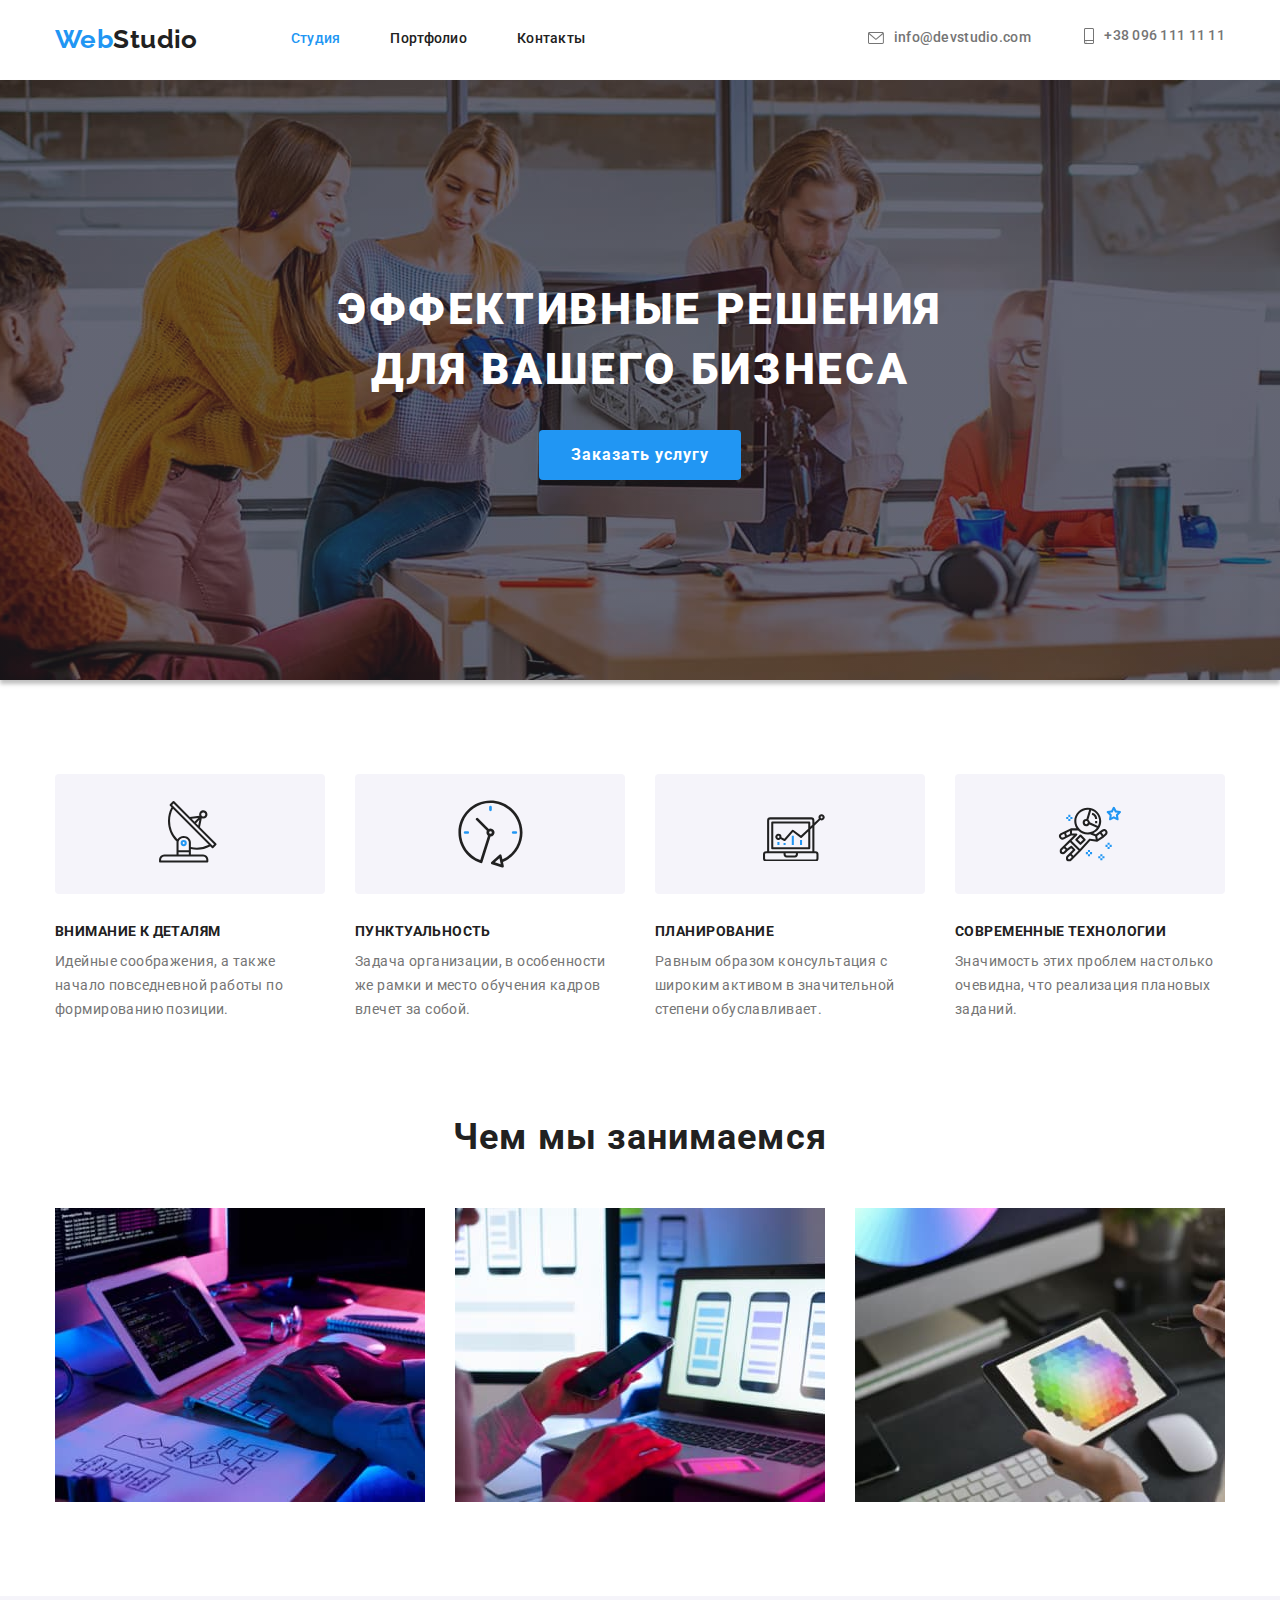
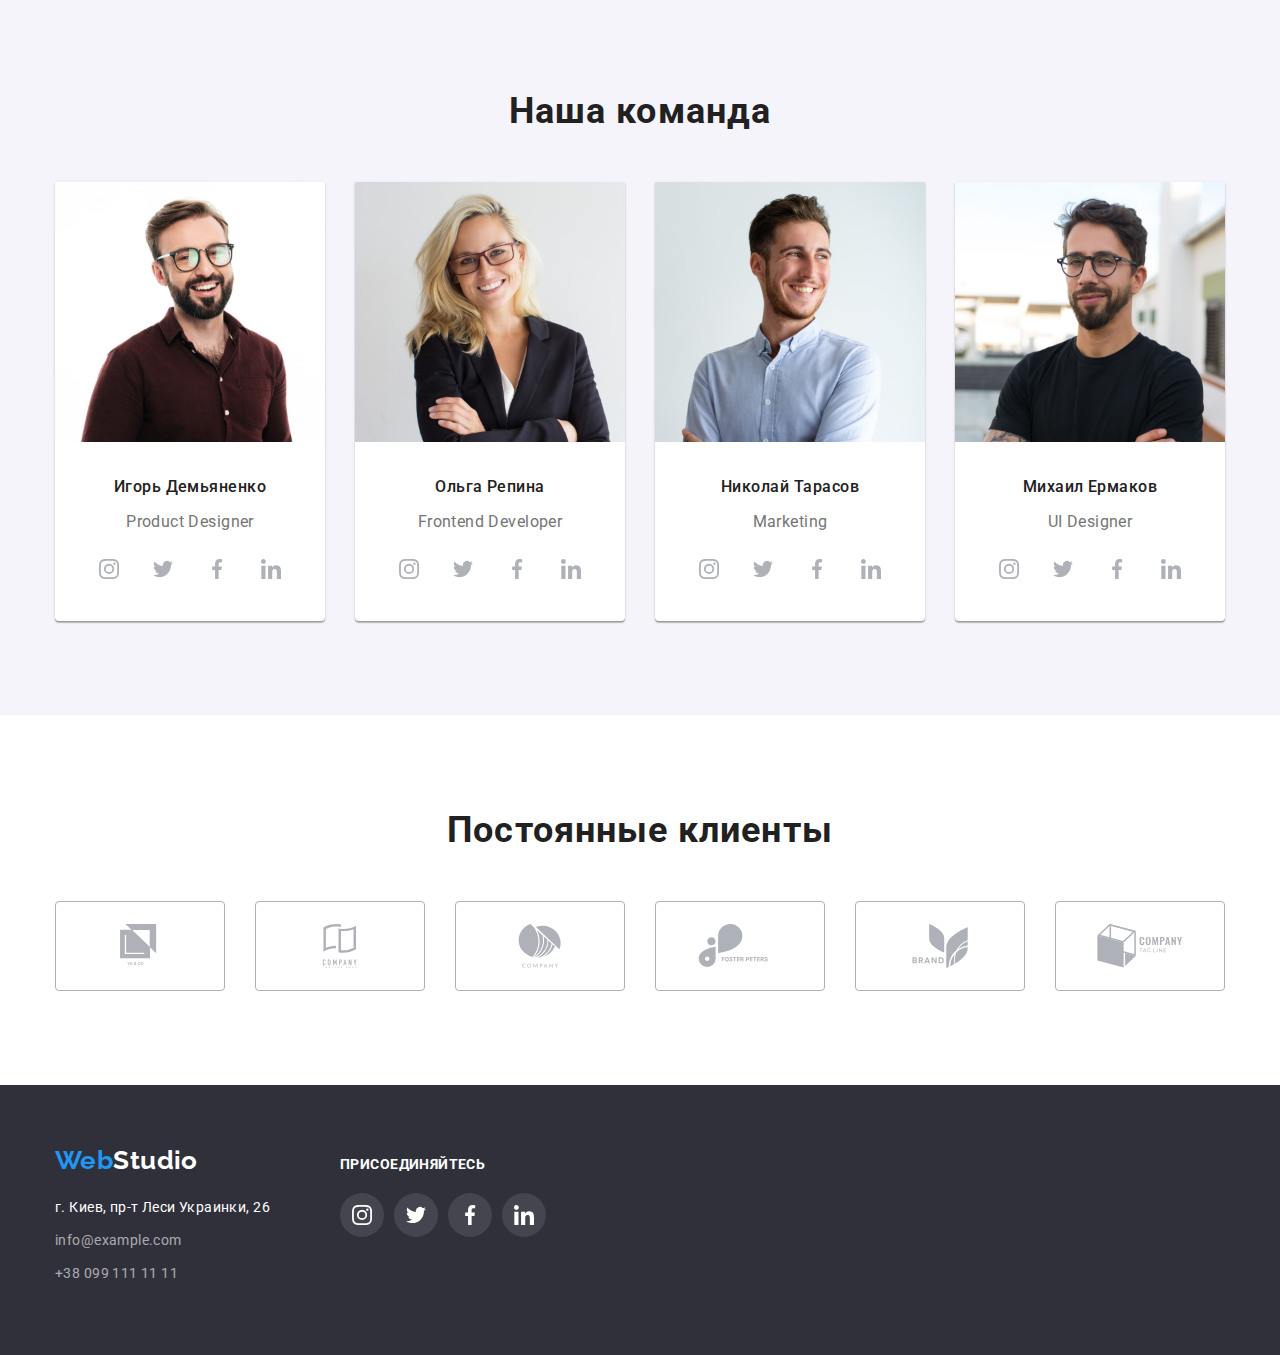
<file: index.html>
<!DOCTYPE html>
<html lang="ru">
<head>
    <meta charset="UTF-8">
    <meta http-equiv="X-UA-Compatible" content="IE=edge">
    <meta name="viewport" content="width=device-width, initial-scale=1.0">
    <title>Студия</title>    
    <link href="https://fonts.googleapis.com/css2?family=Raleway:wght@700&family=Roboto:wght@400;500;700;900&display=swap"
        rel="stylesheet">

    <link rel="stylesheet" href="https://cdnjs.cloudflare.com/ajax/libs/modern-normalize/1.0.0/modern-normalize.min.css">
    <link rel="stylesheet" href="./css/slyles.css">
</head>
<body>
    <!-- Шапка сайта -->
    <header class="header">

        <div class="container header-page">
            <nav class="heder-nav">
                <a class="logo nav-link" href="./index.html">Web<span class="logo-end">Studio</span></a>
                
                <ul class="site-nav">
                    <li class="nav-item">
                        <a href="./index.html" class="nav-link current">Студия</a>
                    </li>

                    <li class="nav-item">
                        <a href="./html/portfolio.html" class="nav-link">Портфолио</a>
                    </li>
                    
                    <li class="nav-item">
                        <a href="" class="nav-link">Контакты</a>
                    </li>
                </ul>
            </nav>

            <ul class="header-contact">
                <li class="contact-item">
                    <a href="mailto:info@devstudio.com" class="nav-link"  target="_blank" rel="noopener noreferrer">
                            <svg class="icon envelope">
                                <use href="./images/sprite.svg#icon-envelope"></use>
                            </svg>
                        info@devstudio.com</a>
                </li>

                <li class="contact-item">
                    <a href="tel:+380961111111" class="nav-link">
                        <svg class="icon phone">
                            <use href="./images/sprite.svg#icon-phone"></use>
                        </svg>                        
                    +38 096 111 11 11</a>
                </li>
            </ul>            
        </div>

    </header>
    <!-- Основная часть -->
    <main>
        <!-- Герой -->
        <section class="hero">

            <div class="container">
                <h1 class="hero-title">эффективные решения для вашего бизнеса</h1>
                <button type="button" class="hero-button">Заказать услугу</button>
            </div>

        </section>
        <!-- Наши преимущества -->
        <section class="advantages">
            <div class="container">
                <!-- Скрыть название секции -->
                <h2 class="title-section  no-title">Наши преимущества</h2>
                <ul class="advantages-list">

                    <li class="advantages-item">
                        <div class="advantages-icons">
                            <svg class="antenna">
                                <use href="./images/sprite.svg#icon-antenna"></use>
                            </svg>
                        </div>
                        <h3 class="advantages-title">Внимание к деталям</h3>
                        <p>Идейные соображения, а также начало повседневной работы по формированию позиции.</p>
                    </li>   

                    <li class="advantages-item">
                        <div class="advantages-icons">
                            <svg class="clock">
                                <use href="./images/sprite.svg#icon-clock"></use>
                            </svg>
                        </div>
                        <h3 class="advantages-title">Пунктуальность</h3>
                        <p>Задача организации, в особенности же рамки и место обучения кадров влечет за собой.</p>
                    </li>  

                    <li class="advantages-item">
                        <div class="advantages-icons">
                            <svg class="diagram">
                                <use href="./images/sprite.svg#icon-diagram"></use>
                            </svg>
                        </div>
                        <h3 class="advantages-title">Планирование</h3>
                        <p>Равным образом консультация с широким активом в значительной степени обуславливает.</p>
                    </li>  

                    <li class="advantages-item">
                        <div class="advantages-icons">
                            <svg class="astronaut">
                                <use href="./images/sprite.svg#icon-astronaut"></use>
                            </svg>
                        </div>
                        <h3 class="advantages-title">Современные технологии</h3>
                        <p>Значимость этих проблем настолько очевидна, что реализация плановых заданий.</p>
                    </li>                    
                </ul>
            </div>
        </section>
        <!-- Чем мы занимаемся -->
        <section class="activity">
            <div class="container">
                <h2 class="title-section">Чем мы занимаемся</h2>

                <ul class="activity-list">
                    <li class="activity-item">
                        <img class="activity-img" src="./images/main/box1.jpg" alt="Создание интелектуальных продуктов">
                    </li>
                    <li class="activity-item">

                        <img class="activity-img" src="./images/main/box2.jpg" alt="Адаптация для всех устройств">
                    </li>

                    <li class="activity-item">
                        <img class="activity-img" src="./images/main/box3.jpg" alt="Продвижение сайтов">
                    </li>
                </ul>
                
            </div>
        </section>
        <!-- Наша команда -->
        <section class="team">
            <div class="container">
                <h2 class="title-section">Наша команда</h2>
                <ul class="team-list">

                    <li class="team-item">
                        <img class="team-img" src="./images/main/demyanenko.jpg" alt="Игорь Демьяненко" width="270" height="auto">
                        <h3 class="team-title">Игорь Демьяненко</h3>
                        <p class="team-text" lang="en">Product Designer</p>

                        <ul class="social-icons">
                            <li class="social-icons-item">
                                <a href="" class="social-icons-link" target="_blank" rel="noopener noreferrer">
                                    <svg class="icon">
                                        <use href="./images/sprite.svg#icon-instagram"></use>
                                    </svg>
                                </a>
                            </li>
                            <li class="social-icons-item">
                                <a href="" class="social-icons-link" target="_blank" rel="noopener noreferrer">
                                    <svg class="icon">
                                        <use href="./images/sprite.svg#icon-twitter"></use>
                                    </svg>
                                </a>
                            </li>
                            <li class="social-icons-item">
                                <a href="" class="social-icons-link" target="_blank" rel="noopener noreferrer">
                                    <svg class="icon">
                                        <use href="./images/sprite.svg#icon-facebook"></use>
                                    </svg>
                                </a>
                            </li>
                            <li class="social-icons-item">
                                <a href="" class="social-icons-link" target="_blank" rel="noopener noreferrer">
                                    <svg class="icon">
                                        <use href="./images/sprite.svg#icon-linkedin"></use>
                                    </svg>
                                </a>
                            </li>
                        </ul>

                    </li>

                    <li class="team-item">
                        <img class="team-img" class="team-img" src="./images/main/repina.jpg" alt="Ольга Репина" width="270" height="auto">
                        <h3 class="team-title">Ольга Репина</h3>
                        <p class="team-text" lang="en">Frontend Developer</p>
                        
                        <ul class="social-icons">
                            <li class="social-icons-item">
                                <a href="" class="social-icons-link" target="_blank" rel="noopener noreferrer">
                                    <svg class="icon">
                                        <use href="./images/sprite.svg#icon-instagram"></use>
                                    </svg>
                                </a>
                            </li>
                            <li class="social-icons-item">
                                <a href="" class="social-icons-link" target="_blank" rel="noopener noreferrer">
                                    <svg class="icon">
                                        <use href="./images/sprite.svg#icon-twitter"></use>
                                    </svg>
                                </a>
                            </li>
                            <li class="social-icons-item">
                                <a href="" class="social-icons-link" target="_blank" rel="noopener noreferrer">
                                    <svg class="icon">
                                        <use href="./images/sprite.svg#icon-facebook"></use>
                                    </svg>
                                </a>
                            </li>
                            <li class="social-icons-item">
                                <a href="" class="social-icons-link" target="_blank" rel="noopener noreferrer">
                                    <svg class="icon">
                                        <use href="./images/sprite.svg#icon-linkedin"></use>
                                    </svg>
                                </a>
                            </li>
                        </ul>

                    </li>

                    <li class="team-item">
                        <img class="team-img" class="team-img" src="./images/main/tarasov.jpg" alt="Николай Тарасов" width="270" height="auto">
                        <h3 class="team-title">Николай Тарасов</h3>
                        <p class="team-text" lang="en">Marketing</p>

                        <ul class="social-icons">
                            <li class="social-icons-item">
                                <a href="" class="social-icons-link" target="_blank" rel="noopener noreferrer">
                                    <svg class="icon">
                                        <use href="./images/sprite.svg#icon-instagram"></use>
                                    </svg>
                                </a>
                            </li>
                            <li class="social-icons-item">
                                <a href="" class="social-icons-link" target="_blank" rel="noopener noreferrer">
                                    <svg class="icon">
                                        <use href="./images/sprite.svg#icon-twitter"></use>
                                    </svg>
                                </a>
                            </li>
                            <li class="social-icons-item">
                                <a href="" class="social-icons-link" target="_blank" rel="noopener noreferrer">
                                    <svg class="icon">
                                        <use href="./images/sprite.svg#icon-facebook"></use>
                                    </svg>
                                </a>
                            </li>
                            <li class="social-icons-item">
                                <a href="" class="social-icons-link" target="_blank" rel="noopener noreferrer">
                                    <svg class="icon">
                                        <use href="./images/sprite.svg#icon-linkedin"></use>
                                    </svg>
                                </a>
                            </li>
                        </ul>

                    </li>

                    <li class="team-item">
                        <img class="team-img" class="team-img" src="./images/main/ermakov.jpg" alt="Михаил Ермаков" width="270" height="auto">
                        <h3 class="team-title">Михаил Ермаков</h3>
                        <p class="team-text" lang="en">UI Designer</p>

                        <ul class="social-icons">
                            <li class="social-icons-item">
                                <a href="" class="social-icons-link" target="_blank" rel="noopener noreferrer">
                                    <svg class="icon">
                                        <use href="./images/sprite.svg#icon-instagram"></use>
                                    </svg>
                                </a>
                            </li>
                            <li class="social-icons-item">
                                <a href="" class="social-icons-link" target="_blank" rel="noopener noreferrer">
                                    <svg class="icon">
                                        <use href="./images/sprite.svg#icon-twitter"></use>
                                    </svg>
                                </a>
                            </li>
                            <li class="social-icons-item">
                                <a href="" class="social-icons-link" target="_blank" rel="noopener noreferrer">
                                    <svg class="icon">
                                        <use href="./images/sprite.svg#icon-facebook"></use>
                                    </svg>
                                </a>
                            </li>
                            <li class="social-icons-item">
                                <a href="" class="social-icons-link" target="_blank" rel="noopener noreferrer">
                                    <svg class="icon">
                                        <use href="./images/sprite.svg#icon-linkedin"></use>
                                    </svg>
                                </a>
                            </li>
                        </ul>

                    </li>

                </ul>
            </div>
        </section>
        <!-- Постоянные клиенты -->
        <section class="clients">
            <div class="container">
                <h2 class="title-section">Постоянные клиенты</h2>

                <ul class="clients-list">
                    <li class="clients-item">
                        <a href="" class="clients-link" target="_blank" rel="noopener noreferrer">
                            <svg class="clients-icons">
                                <use href="./images/sprite.svg#icon-logo-1"></use>
                            </svg>
                        </a>
                    </li>

                    <li class="clients-item">
                        <a href="" class="clients-link" target="_blank" rel="noopener noreferrer">
                            <svg class="clients-icons">
                                <use href="./images/sprite.svg#icon-logo-2"></use>
                            </svg>
                        </a>
                    </li>

                    <li class="clients-item">
                        <a href="" class="clients-link" target="_blank" rel="noopener noreferrer">
                            <svg class="clients-icons">
                                <use href="./images/sprite.svg#icon-logo-3"></use>
                            </svg>
                        </a>
                    </li>

                    <li class="clients-item">
                        <a href="" class="clients-link" target="_blank" rel="noopener noreferrer">
                            <svg class="clients-icons">
                                <use href="./images/sprite.svg#icon-logo-4"></use>
                            </svg>
                        </a>
                    </li>

                    <li class="clients-item">
                        <a href="" class="clients-link">
                            <svg class="clients-icons" target="_blank" rel="noopener noreferrer">
                                <use href="./images/sprite.svg#icon-logo-5"></use>
                            </svg>
                        </a>
                    </li>

                    <li class="clients-item">
                        <a href="" class="clients-link" target="_blank" rel="noopener noreferrer">
                            <svg class="clients-icons">
                                <use href="./images/sprite.svg#icon-logo-6"></use>
                            </svg>
                        </a>
                    </li>
                </ul>

            </div>
        </section>
    </main>
    <!-- Подвал -->
    <footer class="footer">
        <div class="container footer-page">
            <div class="footer-block">
                <a class="logo link" href="./index.html">Web<span class="logo-footer">Studio</span></a>
                <address class="footer-adress">г. Киев, пр-т Леси Украинки, 26</address>
                <ul class="footer-contact list">
                    <li><a href="mailto:info@example.com" class="link">info@example.com</a></li>
                    <li><a href="tel:+380991111111" class="link">+38 099 111 11 11</a></li>
                </ul>
            </div>
            <div class="footer-social">
                <h3 class="footer-title">присоединяйтесь</h3>
                <ul class="social-icons accent">
                    <li class="social-icons-item accent">
                        <a href="" class="social-icons-link accent" target="_blank" rel="noopener noreferrer">
                            <svg class="icon">
                                <use href="./images/sprite.svg#icon-instagram"></use>
                            </svg>
                        </a>
                    </li>
                    <li class="social-icons-item accent">
                        <a href="" class="social-icons-link accent" target="_blank" rel="noopener noreferrer">
                            <svg class="icon">
                                <use href="./images/sprite.svg#icon-twitter"></use>
                            </svg>
                        </a>
                    </li>
                    <li class="social-icons-item accent">
                        <a href="" class="social-icons-link accent" target="_blank" rel="noopener noreferrer">
                            <svg class="icon">
                                <use href="./images/sprite.svg#icon-facebook"></use>
                            </svg>
                        </a>
                    </li>
                    <li class="social-icons-item accent">
                        <a href="" class="social-icons-link accent" target="_blank" rel="noopener noreferrer">
                            <svg class="icon">
                                <use href="./images/sprite.svg#icon-linkedin"></use>
                            </svg>
                        </a>
                    </li>
                </ul>
            </div>
        </div>
    </footer>
</body>
</html>
</file>
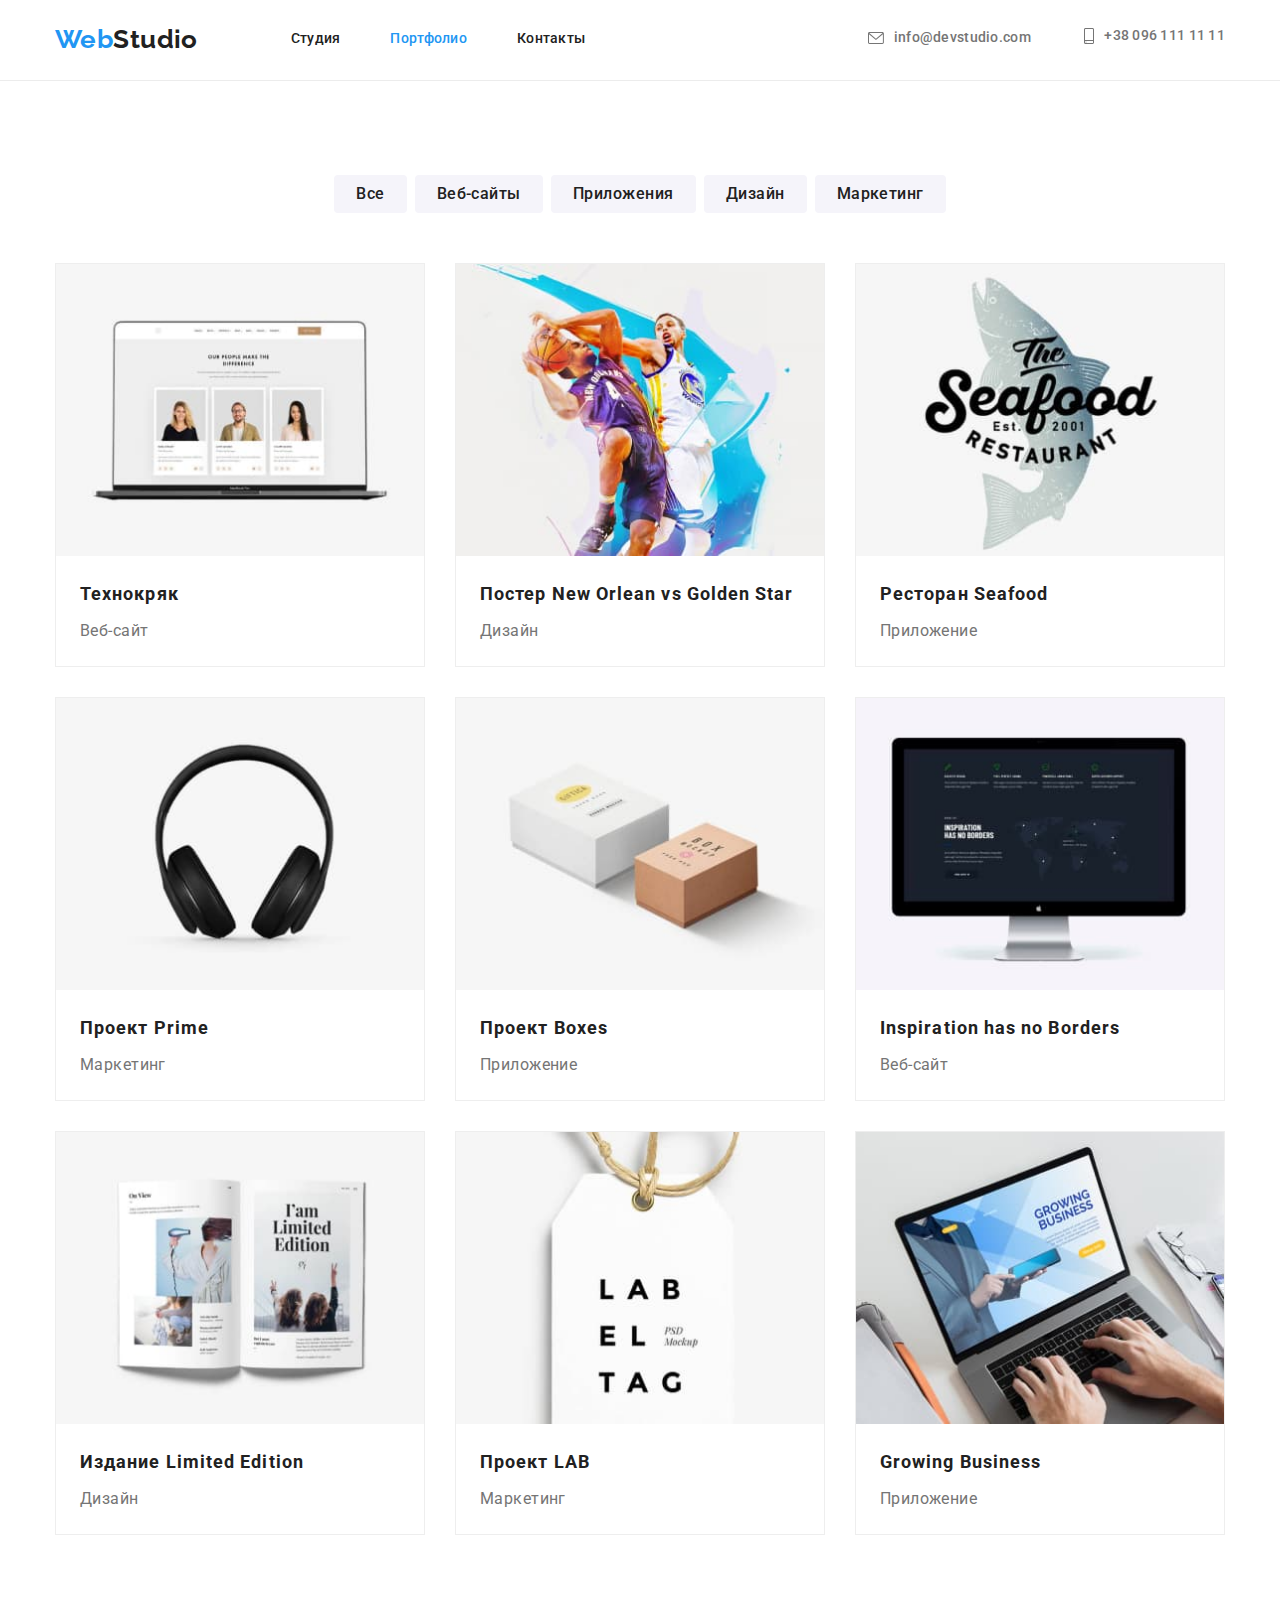
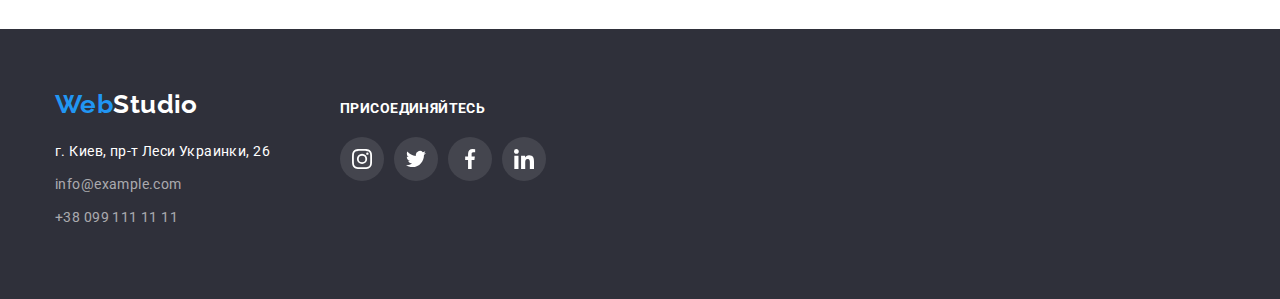
<file: html/portfolio.html>
<!DOCTYPE html>
<html lang="ru">

<head>
    <meta charset="UTF-8">
    <meta http-equiv="X-UA-Compatible" content="IE=edge">
    <meta name="viewport" content="width=device-width, initial-scale=1.0">
    <title>Портфолио</title>
    <link rel="preconnect" href="https://fonts.gstatic.com">
    <link href="https://fonts.googleapis.com/css2?family=Raleway:wght@700&family=Roboto:wght@400;500;700;900&display=swap" rel="stylesheet">
    <link rel="stylesheet" href="https://cdnjs.cloudflare.com/ajax/libs/modern-normalize/1.0.0/modern-normalize.min.css">
    <link rel="stylesheet" href="../css/slyles.css">
</head>

<body>
    <!-- Шапка страницы Портфолио -->
    <header class="header page-portfolio">
    
        <div class="container header-page">
            <nav class="heder-nav">
                <a class="logo nav-link" href="../index.html">Web<span class="logo-end">Studio</span></a>
    
                <ul class="site-nav">
                    <li class="nav-item">
                        <a href="../index.html" class="nav-link">Студия</a>
                    </li>
    
                    <li class="nav-item">
                        <a href="./html/portfolio.html" class="nav-link current">Портфолио</a>
                    </li>
    
                    <li class="nav-item">
                        <a href="" class="nav-link">Контакты</a>
                    </li>
                </ul>
            </nav>
    
            <ul class="header-contact">
                <li class="contact-item">
                    <a href="mailto:info@devstudio.com" class="nav-link" target="_blank" rel="noopener noreferrer">
                        <svg class="icon envelope">
                            <use href="../images/sprite.svg#icon-envelope"></use>
                        </svg>
                        info@devstudio.com</a>
                </li>
    
                <li class="contact-item">
                    <a href="tel:+380961111111" class="nav-link">
                        <svg class="icon phone">
                            <use href="../images/sprite.svg#icon-phone"></use>
                        </svg>
                        +38 096 111 11 11</a>
                </li>
            </ul>
        </div>
    
    </header>

        <!-- Основная часть страницы Портфолио-->
    <main>
        <!-- Группы примеров работ -->
        <section class="example">
            <div class="container">
                <!-- Название секции скрыть -->
                <h1 class="title-section no-title">Фильтр примеров работ и ссылки</h1>
                <ul class="example-filter">
                    <li class="example-item">
                        <button class="example-button" type="button">Все</button>
                    </li>
                    <li class="example-item"><button class="example-button" type="button">Веб-сайты</button></li>
                    <li class="example-item"><button class="example-button" type="button">Приложения</button></li>
                    <li class="example-item"><button class="example-button" type="button">Дизайн</button></li>
                    <li class="example-item"><button class="example-button" type="button">Маркетинг</button></li>
                </ul>

                <ul class="work-list">
                    <li class="work-item">                        
                        <img class="work-img" src="../images/portfolio/technokryak.jpg" alt="Технокряк">
                        <p class="work-text">Технокряк</p>
                        <a class="work-link" href="" target="_blank" rel="noopener noreferrer">Веб-сайт</a>                        
                    </li>

                    <li class="work-item">
                        <img class="work-img" src="../images/portfolio/new_orlean_golden_star.jpg" alt="Постер New Orlean vs Golden Star">
                        <p class="work-text">Постер New Orlean vs Golden Star</p>
                        <a class="work-link" href="" target="_blank" rel="noopener noreferrer">Дизайн</a>
                    </li>

                    <li class="work-item">                        
                        <img class="work-img" src="../images/portfolio/seafood_restaurant.jpg" alt="Ресторан Seafood">
                        <p class="work-text">Ресторан Seafood</p>
                        <a class="work-link target="_blank" rel="noopener noreferrer"" href="">Приложение</a>
                    </li>

                    <li class="work-item">                        
                        <img class="work-img" src="../images/portfolio/prime.jpg" alt="Проект Prime">
                        <p class="work-text">Проект Prime</p>
                        <a class="work-link target="_blank" rel="noopener noreferrer"" href="">Маркетинг</a>                        
                    </li>

                    <li class="work-item">                        
                        <img class="work-img" src="../images/portfolio/boxes.jpg" alt="Проект Boxes">
                        <p class="work-text">Проект Boxes</p>
                        <a class="work-link target="_blank" rel="noopener noreferrer"" href="">Приложение</a>                        
                    </li>

                    <li class="work-item">                        
                        <img class="work-img" src="../images/portfolio/inspiration_has_no_borders.jpg" alt="Inspiration has no Borders">
                        <p class="work-text">Inspiration has no Borders</p>
                        <a class="work-link target="_blank" rel="noopener noreferrer"" href="">Веб-сайт</a>                       
                    </li>

                    <li class="work-item">                     
                        <img class="work-img" src="../images/portfolio/limited_edition.jpg" alt="Издание Limited Edition">
                        <p class="work-text">Издание Limited Edition</p>
                        <a class="work-link target="_blank" rel="noopener noreferrer"" href="">Дизайн</a>                        
                    </li>

                    <li class="work-item">                        
                        <img class="work-img" src="../images/portfolio/lab.jpg" alt="Проект LAB">
                        <p class="work-text">Проект LAB</p>
                        <a class="work-link target="_blank" rel="noopener noreferrer"" href="">Маркетинг</a>                       
                    </li>

                    <li class="work-item">                        
                        <img class="work-img" src="../images/portfolio/growing_business.jpg" alt="Growing Business">
                        <p class="work-text">Growing Business</p>
                        <a class="work-link" href="">Приложение</a>                       
                    </li>
                </ul>
            </div>
        </section>
    </main>
    <!-- Подвал -->
    <footer class="footer">
        <div class="container footer-page">
            <div class="footer-block">
                <a class="logo link" href="./index.html">Web<span class="logo-footer">Studio</span></a>
                <address class="footer-adress">г. Киев, пр-т Леси Украинки, 26</address>
                <ul class="footer-contact list">
                    <li><a href="mailto:info@example.com" class="link">info@example.com</a></li>
                    <li><a href="tel:+380991111111" class="link">+38 099 111 11 11</a></li>
                </ul>
            </div>
            <div class="footer-social">
                <h3 class="footer-title">присоединяйтесь</h3>
                <ul class="social-icons accent">
                    <li class="social-icons-item accent">
                        <a href="" class="social-icons-link accent" target="_blank" rel="noopener noreferrer">
                            <svg class="icon">
                                <use href="../images/sprite.svg#icon-instagram"></use>
                            </svg>
                        </a>
                    </li>
                    <li class="social-icons-item accent">
                        <a href="" class="social-icons-link accent" target="_blank" rel="noopener noreferrer">
                            <svg class="icon">
                                <use href="../images/sprite.svg#icon-twitter"></use>
                            </svg>
                        </a>
                    </li>
                    <li class="social-icons-item accent">
                        <a href="" class="social-icons-link accent" target="_blank" rel="noopener noreferrer">
                            <svg class="icon">
                                <use href="../images/sprite.svg#icon-facebook"></use>
                            </svg>
                        </a>
                    </li>
                    <li class="social-icons-item accent">
                        <a href="" class="social-icons-link accent" target="_blank" rel="noopener noreferrer">
                            <svg class="icon">
                                <use href="../images/sprite.svg#icon-linkedin"></use>
                            </svg>
                        </a>
                    </li>
                </ul>
            </div>
        </div>
    </footer>
</body>

</html>
</file>
<file: css/slyles.css>
/* Основной цвет шрифта Roboto серый color: #757575; */
/* Вторичный цвет шрифта Roboto черный color:#212121; */
/* Вторичный цвет шрифта Roboto белый color: #FFFFFF; */
/* Цвет активной ссылки color: #2196F3 */
/* Цвет шрифта адреса в футере color: rgba(255, 255, 255, 0.6); */
/* Первичный цвет фона background: #FFFFFF; */
/* Вторичный цвет фона background: #2F303A; */
/* Цвет фона секции "Наша команда" background: #F5F4FA; */

:root {
  --primary-text-color: #757575;
  --title-text-color: #212121;
  --accent-link-color: #2196f3;
  --footer-text-color: rgba(255, 255, 255, 0.6);
  --primary-bg-color: #ffffff;
  --accent-bg-color: #2f303a;
  --accent-bg-second-color: #f5f4fa;
  --accent-bgi-color: #C4C4C4;
  --primary-icon-color: #AFB1B8;
  --border-image-color: #EEEEEE;
}

body {
  background-color: var(--primary-bg-color);
  font-family: Roboto, sans-serif;
  font-weight: 400;
  font-size: 14px;
  line-height: 1.71;
  color: var(--primary-text-color);
  letter-spacing: 0.03em;
}

h1,
h2,
h3,
h4,
p {
  margin: 0;
}

ul {
  list-style: none;
  padding: 0;
  margin: 0;
}

a {
  text-decoration: none;
}

img {
  display: block;
  max-width: 100%;
  height: auto;
}

.container {
  width: 1200px;
  margin-left: auto;
  margin-right: auto;
  padding-left: 15px;
  padding-right: 15px;
  /* padding-top: 94px;
  padding-bottom: 94px; */

  /* outline: 3px solid red; */
}

/* Страница "Студия" */

/* Оформление heder */
.header {
   padding-top: 24px;
   padding-bottom: 25px;
}
.logo {  
  display: inline-block;
  font-family: Raleway;
  font-style: normal;
  font-weight: 700;
  font-size: 26px;
  line-height: 1.19;
  color: var(--accent-link-color);
}

.logo-end {
  display: inline-block;
  color: var(--title-text-color);
}

/* Навигация */
.header-page {
  display: flex;
  align-items: center;
}
/* .container.header-page {
  padding-top: 32px;
  padding-bottom: 32px;
} */
.heder-nav {
  display: flex;
}
.logo .logo-end {
  margin-right: 93px;
}
.site-nav {
  display: flex;
  align-items: center;
 }
.site-nav .nav-link {
  font-weight: 500;
  line-height: 1.14;
  letter-spacing: 0.02em;
  color: var(--title-text-color);
}
.site-nav .nav-link:hover,
.site-nav .nav-link:focus {
  color: var(--accent-link-color);
}
.site-nav .nav-link.current {
  color: var(--accent-link-color);
}
.nav-item:not(:last-child) {
  margin-right: 50px;
}
.header-contact {
  margin-left: auto;
}
.header-contact .nav-link{
  display: flex;

  font-weight: 500;
  line-height: 1.14;
  letter-spacing: 0.02em;
  color: var(--primary-text-color);
}
.header-contact .nav-link:hover,
.header-contact .nav-link:focus{
  color: var(--accent-link-color);
}
.contact-item {
  display: inline-block;
}
.contact-item:not(:last-child) {
  margin-right: 50px;
}
.nav-link {
  display: flex;
  align-items: center;
}
.nav-link .envelope {
  width: 16px;
  height: 12px;
  margin-right: 10px;
  fill: var(--primary-text-color);
}

.nav-link .phone {
  width: 10px;
  height: 16px;
  margin-right: 10px;
  fill: var(--primary-text-color);
}
.nav-link:hover .icon,
.nav-link:focus .icon {
  fill: var(--accent-link-color)
}

/* Оформление main */
/* section-hero */
.hero {
  max-width: 1600px;
  margin-right: auto;
  margin-left: auto;
  padding-top: 200px;
  padding-bottom: 200px;
  
  background-color: var(--accent-bg-color);
  background-image: linear-gradient(to left,  rgb(47, 48, 58, 0.4), rgb(47, 48, 58, 0.4)), url(../images/main/hero.jpg);
  background-repeat: no-repeat;
  background-position: center;
  /* background-size: 1600px; */
  background-size: cover;
  /* background-attachment: scroll; по умолчанию */
  box-shadow: 0px 4px 4px rgba(0, 0, 0, 0.25);
    
  letter-spacing: 0.06em;
}
/* .hero .container {
padding: 200px 0; 
} */
.hero-title {
  width: 696px;
  height: 120px;
  margin-left: auto;
  margin-right: auto;
  margin-bottom: 30px;

  font-weight: 900;
  font-size: 44px;
  line-height: 1.36;
  letter-spacing: 0.06em;
  text-transform: uppercase;
  text-align: center;
  color: var(--primary-bg-color);
}
.hero-button {
  display: block;
  border: 0px;
  margin: 0 auto;
  min-width: 200px;
  border-radius: 4px;
  padding: 10px 32px;
  cursor: pointer;
  background-color: var(--accent-link-color);

  font-family: inherit;
  font-weight: 700;
  font-size: 16px;
  line-height: 1.88;
  letter-spacing: 0.06em;
  color: var(--primary-bg-color);
}

/* section "Наши преимущества" */
.advantages {
  padding-top: 94px;
  padding-bottom: 94px;
}
.title-section {
  text-align: center;
  margin-bottom: 50px;

  font-weight: 700;
  font-size: 36px;
  line-height: 1.17;
  letter-spacing: 0.03em;
  color: var(--title-text-color);
}
.title-section.no-title {
  display: none;
}
.advantages-list {
  display: flex;
  margin-left: -30px;
}
.advantages-item {
  display: block;
  margin-left: 30px;
  width: calc((100% - 30px * 4) / 4);
}
.advantages-icons {
  display: flex;
  justify-content: center;
  align-items: center;
  background-color: var(--accent-bg-second-color);
  height: 120px;
  border-radius: 4px;
  background-size: cover;
  margin-bottom: 30px;
}
.antenna {
  width: 66px;
  height: 70px;
}
.clock {
  width: 67px;
  height: 70px;
}
.diagram {
  width: 70px;
  height: 54px;
}
.astronaut {
  width: 70px;
  height: 62px;
}
.advantages-title {
  margin-bottom: 10px;
  font-weight: 700;
  font-size: 14px;
  line-height: 1.14;
  color: var(--title-text-color);
  text-transform: uppercase;
}
/* Реализация через ::before */
/* .advantages-item::before {
  content: "";
  display: block;
  width: 100%;
  height: 120px;
  background-repeat: no-repeat;
  background-color: var(--accent-bg-second-color);
  border-radius: 4px;  
  background-size: contain;
  margin-bottom: 30px;
}
.antenna::before {
  background-position: center;
  background-image: url("../images/icons/antenna.svg");
  background-image: url("../images/sprite.svg#icon-antenna");
} */

/* Section Activity  и "Чем мы занимаемся" */
.activity {
  padding-bottom: 94px;
}

.activity-list {
  display: flex;
}
.activity-item:not(:last-child) {
  margin-right: 30px;
}

/* "Наша команда" */
.team {
  padding-top: 94px;
  padding-bottom: 94px;
  background: var(--accent-bg-second-color);
}
.team-title {
  padding-bottom: 10px;
  font-weight: 500;
  font-size: 16px;
  line-height: 1.88;
  letter-spacing: 0.03em;
  color: var(--title-text-color);
}
.team-list {
  display: flex;
  flex-wrap: wrap;
  margin-left: -30px;
}
.team-item {
  text-align: center;
  
  width: calc((100% - 30px * 4) / 4);
  margin-left: 30px;

  background-color: var(--primary-bg-color);
  box-shadow: 0px 1px 3px rgba(0, 0, 0, 0.12), 0px 1px 1px rgba(0, 0, 0, 0.14), 0px 2px 1px rgba(0, 0, 0, 0.2);
 border-radius: 0px 0px 4px 4px;
}
/* .team-item:not(:last-child) {
  margin-right: 30px;
} */
.team-img {
  /* display: inline-block; */
  margin-bottom: 30px;
}
.team-text {
  text-align: center;
  padding-bottom: 16px;
  font-size: 16px;
  line-height: 1.19;
}
.social-icons {
  display: inline-flex;
  padding-bottom: 30px;
}
.social-icons-item + .social-icons-item {
  margin-left: 10px;
}
.social-icons-link {
  display: flex;
  justify-content: center;
  align-items: center;
  background-color: transparent;
  border-radius: 50%;
  width: 44px;
  height: 44px; 
}
.social-icons-link:hover,
.social-icons-link:focus {
  background-color: var(--accent-link-color);
}
.social-icons .icon {
  width: 20px;
  height: 20px;
  fill: var(--primary-icon-color);
}
.social-icons-link:hover .icon,
.social-icons-link:focus .icon {
  fill: var(--primary-bg-color);
}
/* Секция "Постоянные клиенты" */
.clients {
  padding-top: 94px;
  padding-bottom: 94px;
}
.clients-list {
  display: flex;
  justify-content: center;
  align-items: center;
  margin-left: -30px;
}
.clients-item {
  display: block;
  margin-left: 30px;
  width: calc((100% - 30px * 6) / 6);
  height: 90px;
}
.clients-link {
  display: flex;
  height: inherit;
  justify-content: center;
  align-items: center;
  border-radius: 4px;
  border: 1px solid var(--primary-icon-color);
  fill: var(--primary-icon-color);
}
.clients-link:hover,
.clients-link:focus {
  border: 1px solid var(--accent-link-color);
}
.clients-icons {
  width: 100%;
  height: 44px;
  fill: var(--primary-icon-color);
}
.clients-link:hover .clients-icons,
.clients-link:focus .clients-icons {
  fill: var(--accent-link-color);
}
/* footer */
.footer {
  padding-top: 60px;
  padding-bottom: 60px;
  background: var(--accent-bg-color);
}
.footer-page {
  display: flex;
}
.logo-footer {
  display: inline-block;
  margin-bottom: 20px;
  color: var(--primary-bg-color);
}
.footer-adress {
  margin-bottom: 9px;
  font-style: normal;
  color: var(--primary-bg-color);
}
.footer-contact .link {
  display: block;
  margin-bottom: 9px;
  color: var(--footer-text-color);
}
.footer-contact .link:hover,
.footer-contact .link:focus {
  color: var(--accent-link-color);
}
/* Footer-social */
.footer-social {
  margin-top: 12px;
  margin-left: 70px;
}
/* footer title */
.footer-title {
  margin-bottom: 20px;
  font-weight: 700;
  font-size: 14px;
  line-height: 1.14;
  color: var(--primary-bg-color);
  text-transform: uppercase;
}
/* Footer icons */
.social-icons-link.accent {
  background-color: rgba(255, 255, 255, 0.1);
}
.social-icons-link.accent:hover,
.social-icons-link.accent:focus {
  background-color: var(--accent-link-color);
}
.social-icons.accent .icon {
  width: 20px;
  height: 20px;
  fill: var(--primary-bg-color);
}

/* Страница "Портфолио" */
/* Header portfolio */
.page-portfolio {
  border-bottom: 1px solid #ECECEC;
}
/* Секция main portfolio*/
.example {
  padding-top: 94px;
  padding-bottom: 94px;
}
.example-filter {
  display: flex;
  justify-content: center;
  margin-bottom: 50px;
}
.example-button { 
  padding: 6px 22px;
  border: none; 
  font-family: inherit;
  font-weight: 500;
  font-size: 16px;
  line-height: 1.63;
  letter-spacing: 0.03em;
  border-radius: 4px;
  background-color: var(--accent-bg-second-color);
  color: var(--title-text-color);
  cursor: pointer;
}
.example-button:hover,
.example-button:focus {
  color: var(--primary-bg-color);
  background-color: var(--accent-link-color);
  box-shadow: 0px 3px 1px rgba(0, 0, 0, 0.1), 0px 1px 2px rgba(0, 0, 0, 0.08), 0px 2px 2px rgba(0, 0, 0, 0.12);
}
.example-item:not(:last-child) {
  margin-right: 8px;
}

/* Works portfolio*/
.work-list {
  display: flex;
  flex-wrap: wrap;
  margin-left: -30px;
}
.work-item {
  width: calc((100% - 30px * 3) / 3 );
  height: 404px;
  margin-left: 30px;
  margin-bottom: 30px;  
  background-size: cover;
  background-color: var(--primary-bg-color);
  border: 1px solid var(--border-image-color);
  cursor: pointer;
}
.work-item:nth-last-child(-n+3) {
  margin-bottom: 0px;
}
.work-text {
  margin-top: 20px;
  margin-bottom: 4px;
  margin-left: 24px;

  letter-spacing: 0.06em;
  font-weight: 700;
  font-size: 18px;
  line-height: 2;
  color: var(--title-text-color);
}
.work-link {
  margin-left: 24px;
  margin-bottom: 20px;

  font-size: 16px;
  line-height: 1.88;
  color: var(--primary-text-color);
}
.work-item:hover {
  box-shadow: 0px 1px 1px rgba(0, 0, 0, 0.12), 0px 4px 4px rgba(0, 0, 0, 0.06), 1px 4px 6px rgba(0, 0, 0, 0.16);
}
.work-link:hover,
.work-link:focus {
  color: var(--accent-link-color); 
}
</file>
